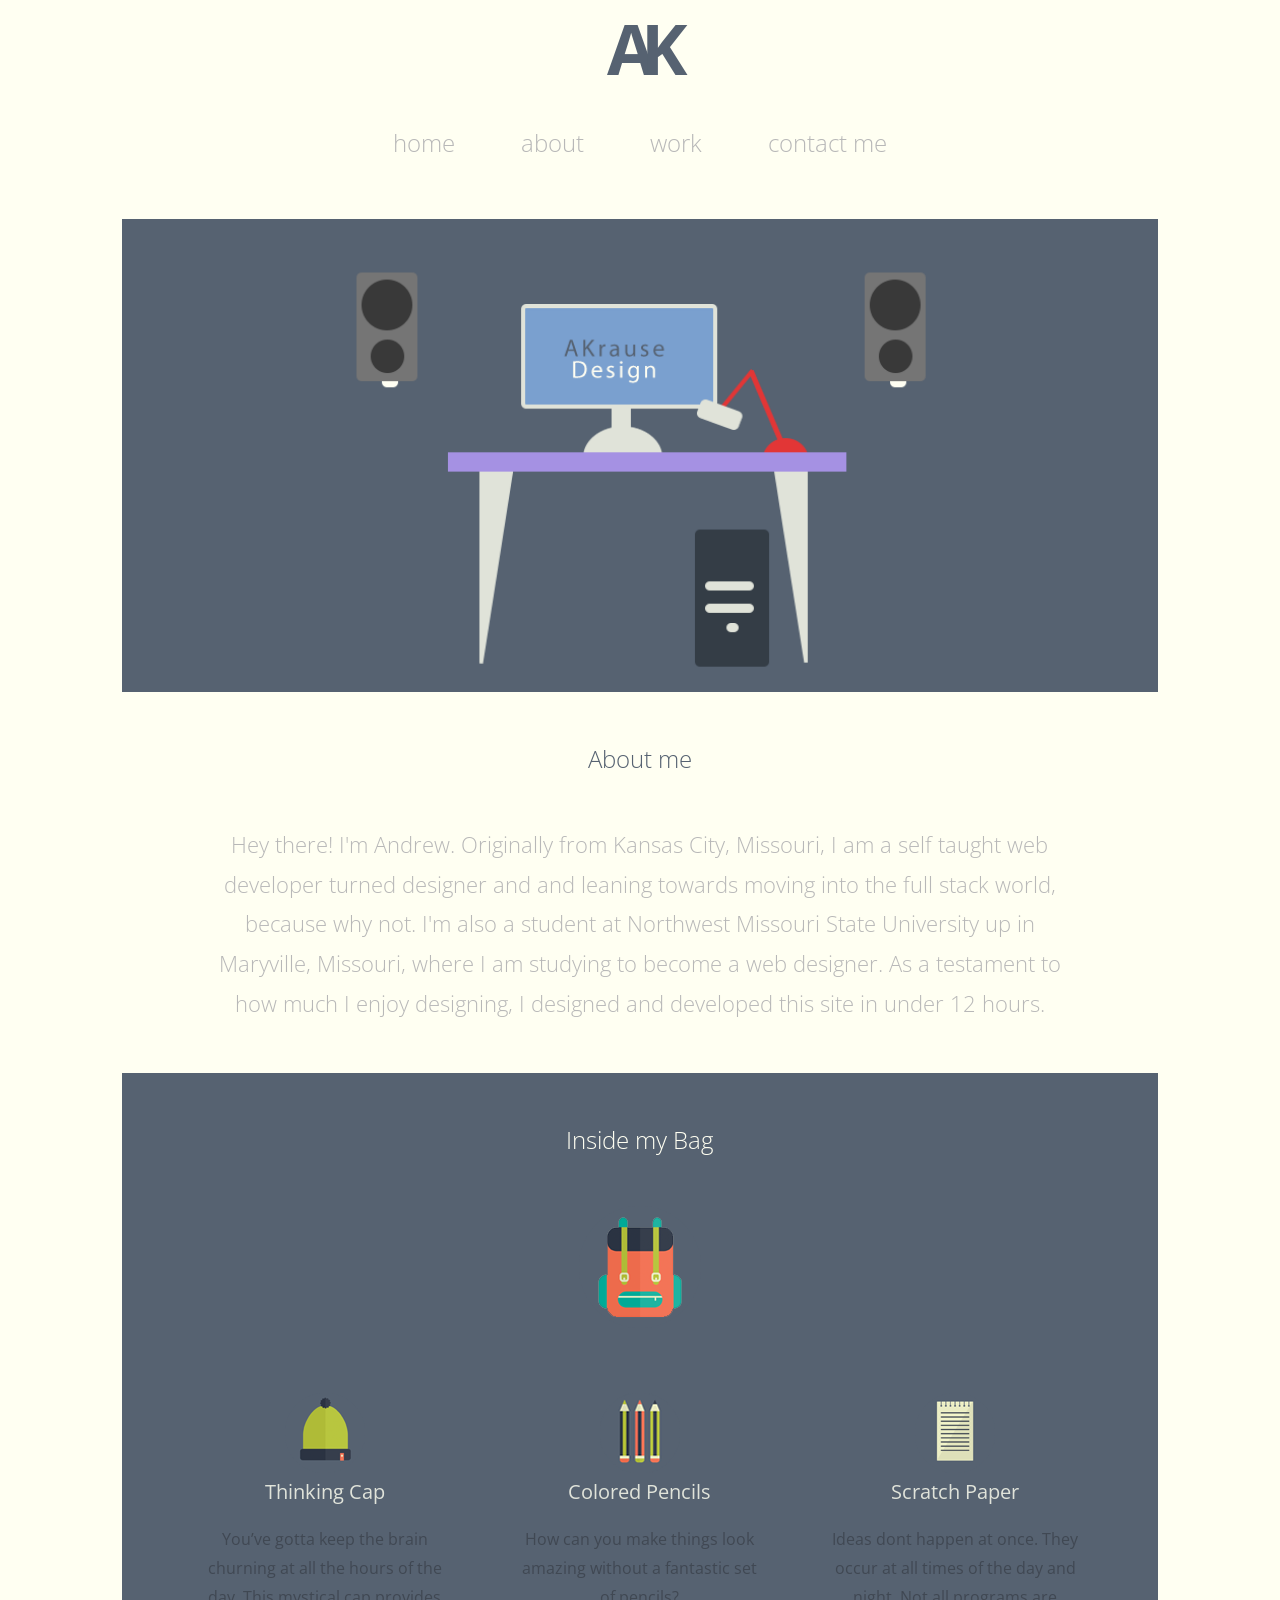
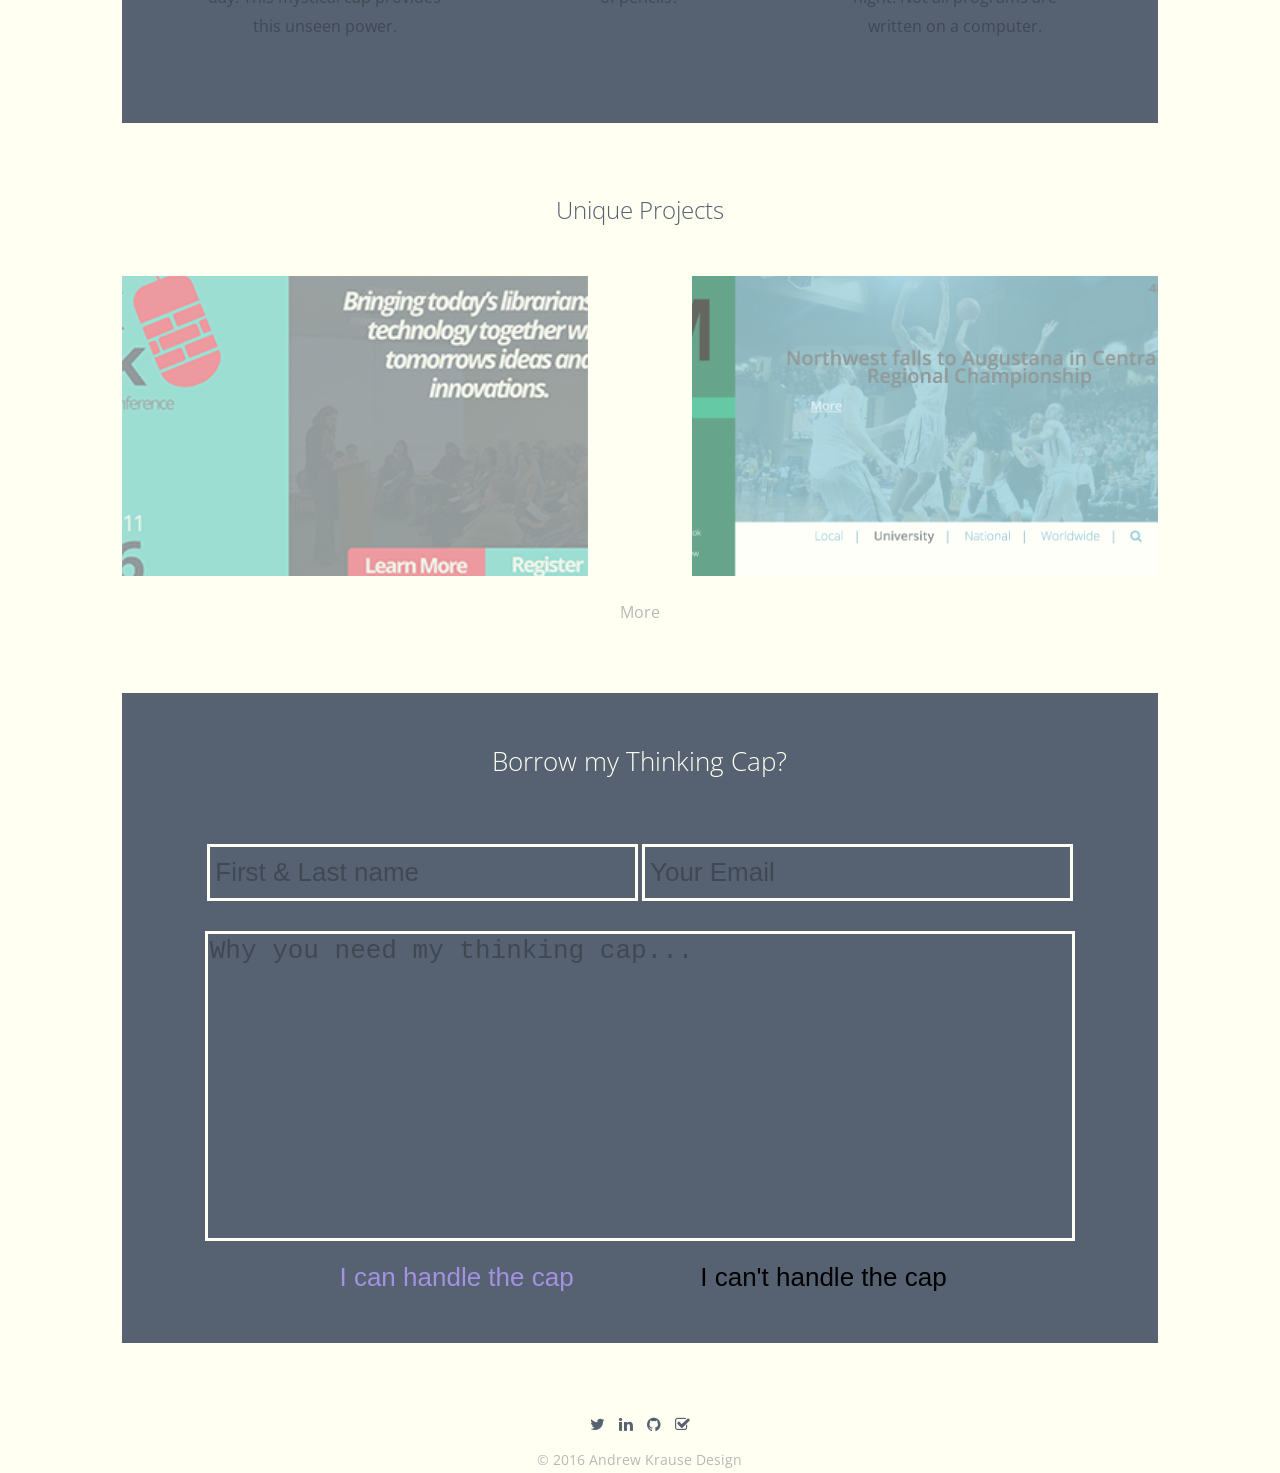
<file: index.html>
<!DOCTYPE html>
<html>
  <head>
    <link rel="stylesheet" href="https://maxcdn.bootstrapcdn.com/font-awesome/4.5.0/css/font-awesome.min.css">
    <link type='text/css' rel='stylesheet' href='https://fonts.googleapis.com/css?family=Open+Sans:300,400,700'>
    <link type='text/css' rel='stylesheet' href='css/stylesheet.css'>
    <meta charset="utf-8">
    <meta name='author' content='Andrew Krause'>
    <meta name='description' content='Will Andrew really remember to change this description? Or will he just let you wonder what is really going on in his head? Who knows...'>
    <meta name='keywords' content=''>
    <meta name='viewport' content='width=device-width, initial-scale=1'>
    <meta name="google-site-verification" content="H6BcLV_rJDx1RltyT2LyVevCcjCesgyxWBRby4dlaf8" />
    <title>A. Krause Design</title>
  </head>
  <body>
    <header id='home' class='clear'>
      <div class='mobile-btn'><i class='fa fa-bars'></i></div>
      <div class='main_logo'><a href='index.html'>AK</a></div>
      <nav class='main_nav'>
        <a href='#home'>home</a>
        <a href='#about'>about</a>
        <a href='#work'>work</a>
        <a href='#contact'>contact me</a>
      </nav>

      <div class='desk_bg'>
        <img src='img/desk_img.png' class='main_img'>
      </div>
    </header>

    <section id='about' class='clear'>
      <div class='about_title'>About me</div>
      <div class='about_desc'>
        Hey there! I'm Andrew. Originally from Kansas City, Missouri, I am a self taught web developer turned designer and and leaning towards moving into the full stack world, because why not. I'm also a student at Northwest Missouri State University up in Maryville, Missouri, where I am studying to become a web designer. As a testament to how much I enjoy designing, I designed and developed this site in under 12 hours.
      </div>
    </section>

    <section id='toolbelt' class='clear'>
      <div class='toolbelt_title'>Inside my Bag</div>
      <img src='img/bag.png'></div>
      <div class='bag'>
        <div class='cap'>
          <img src='img/cap.png'>
          <div class='bag_title'>Thinking Cap</div>
          <div class='bag_desc'>
            You’ve gotta keep the brain churning at all the hours of the day. This mystical cap provides this unseen power.
          </div>
        </div>
        <div class='pencils'>
          <img src='img/pencils.png'>
          <div class='bag_title'>Colored Pencils</div>
          <div class='bag_desc'>
            How can you make things look amazing without a  fantastic set of pencils?
          </div>
        </div>
        <div class='paper'>
          <img src='img/paper.png'>
          <div class='bag_title'>Scratch Paper</div>
          <div class='bag_desc'>
            Ideas dont happen at once. They occur at all  times of the day and night. Not all programs are written on a computer.
          </div>
        </div>
      </div>
    </section>

    <section id='work' class='clear'>
      <div class='work_title'>Unique Projects</div>
      <div class='projects_container'>
        <div class='project'><a href='http://www.akrausedesign.com/brickclick'>
          <div class='project_title_container'>
            <div class='project_title'>Brick &amp; Click</div>
          </div>
        </a></div>
        <div class='project'><a href='http://www.akrausedesign.com/nwmissourian'>
          <div class='project_title_container'>
            <div class='project_title'>Northwest Missourian</div>
          </div>
        </a></div>
      </div>
      <div class='work_more'>More</div>
    </section>

    <section id='contact' class='clear'>
      <div class='contact_title'>Borrow my Thinking Cap?</div>
      <form action="http://formspree.io/andrew.l.krause@gmail.com" method="POST">
        <input type='text' id='firstlast' name='firstlast' placeholder='First &amp; Last name' autocomplete='off'>
        <input type='text' id='email' name='email' placeholder='Your Email'  autocomplete='off'><br>
        <textarea type='text' id='message' name='message' placeholder='Why you need my thinking cap...' autocomplete='off'></textarea><br>
        <button type='submit' onclick='formReset()'>I can handle the cap</button>
        <button type='resest' onclick='formReset()'>I can't handle the cap</button>
      </form>
    </section>

    <!-- change the form to PHP handling instead of ofsite service so that the js will work correctly -->


    <footer class='clear'>
      <div class='social-links'>
        <a href='http://www.twitter.com/akrausedesign'><i class='fa fa-twitter'></i></a>
        <a href='http://www.linkedin.com/in/andrewlkrause'><i class='fa fa-linkedin'></i></a>
        <a href='http://www.github.com/MRkrau6253'><i class='fa fa-github'></i></a>
        <a href='http://www.akrausedesign.com/changelog'><i class='fa fa-check-square-o'></i></a>
      </div>
      <div class='copyright'>&copy; 2016 Andrew Krause Design</div>
    </footer>

    <!-- javascript codes -->
    <script src="https://ajax.googleapis.com/ajax/libs/jquery/2.2.0/jquery.min.js"></script>
    <script>
      $(document).ready(function(){
        $(function() {
          $('a[href*="#"]:not([href="#"])').click(function() {
            if (location.pathname.replace(/^\//,'') == this.pathname.replace(/^\//,'') && location.hostname == this.hostname) {
              var target = $(this.hash);
              target = target.length ? target : $('[name=' + this.hash.slice(1) +']');
              if (target.length) {
                $('html, body').animate({
                  scrollTop: target.offset().top
                }, 1000);
                return false;
              }
            }
          });
        });
        $('.mobile-btn').click(function(e){
          $('.main_nav').slideToggle();

          $('.main_nav a').click(function(){
            $('.main_nav').slideUp();
          });

          e.preventDefault();
        });
      });

      function formReset(){
        $('#contact button[type=submit]').click(function(){
          $('#contact form input').html = "";
          $('#contact form textarea').html = "";
        });
      }


      (function(i,s,o,g,r,a,m){i['GoogleAnalyticsObject']=r;i[r]=i[r]||function(){
      (i[r].q=i[r].q||[]).push(arguments)},i[r].l=1*new Date();a=s.createElement(o),
      m=s.getElementsByTagName(o)[0];a.async=1;a.src=g;m.parentNode.insertBefore(a,m)
      })(window,document,'script','//www.google-analytics.com/analytics.js','ga');
      ga('create', 'UA-75423608-1', 'auto');
      ga('send', 'pageview');
    </script>
  </body>
</html>
</file>
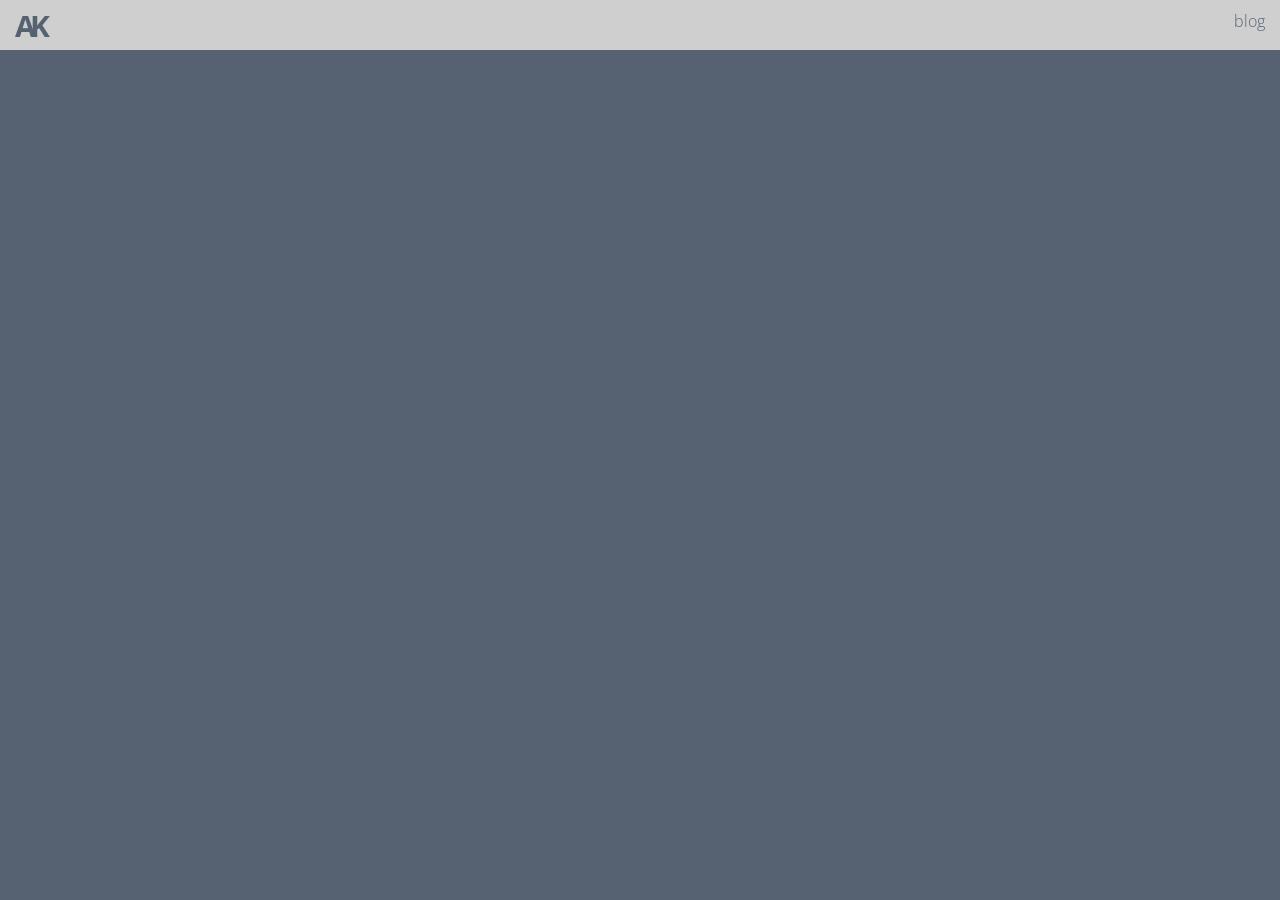
<file: blog/index.html>
<!DOCTYPE html>
<html>
  <head>
    <link rel="stylesheet" href="https://maxcdn.bootstrapcdn.com/font-awesome/4.5.0/css/font-awesome.min.css">
    <link type='text/css' rel='stylesheet' href='https://fonts.googleapis.com/css?family=Open+Sans:300,400,700'>
    <link type='text/css' rel='stylesheet' href='../css/changelog.css'>
    <meta charset="utf-8">
    <meta name='author' content='Andrew Krause'>
    <meta name='description' content='Will Andrew really remember to change this description? Or will he just let you wonder what is really going on in his head? Who knows...'>
    <meta name='keywords' content=''>
    <meta name='viewport' content='width=device-width, initial-scale=1'>
    <meta name="google-site-verification" content="H6BcLV_rJDx1RltyT2LyVevCcjCesgyxWBRby4dlaf8" />
    <title>Blog | A. Krause Design</title>
  </head>
  <body>
    <header>
      <div class='logo'><a href='http://www.akrausedesign.com'>AK</a></div>
      <div class='main_title'>blog</div>
    </header>

    <!-- javascript codes -->
    <script src="https://ajax.googleapis.com/ajax/libs/jquery/2.2.0/jquery.min.js"></script>
    <script>
      $(document).ready(function(){
        $(function() {
          $('a[href*="#"]:not([href="#"])').click(function() {
            if (location.pathname.replace(/^\//,'') == this.pathname.replace(/^\//,'') && location.hostname == this.hostname) {
              var target = $(this.hash);
              target = target.length ? target : $('[name=' + this.hash.slice(1) +']');
              if (target.length) {
                $('html, body').animate({
                  scrollTop: target.offset().top
                }, 1000);
                return false;
              }
            }
          });
        });
        $('.mobile-btn').click(function(e){
          $('.main_nav').slideToggle();

          $('.main_nav a').click(function(){
            $('.main_nav').slideUp();
          });

          e.preventDefault();
        });
      });
      (function(i,s,o,g,r,a,m){i['GoogleAnalyticsObject']=r;i[r]=i[r]||function(){
      (i[r].q=i[r].q||[]).push(arguments)},i[r].l=1*new Date();a=s.createElement(o),
      m=s.getElementsByTagName(o)[0];a.async=1;a.src=g;m.parentNode.insertBefore(a,m)
      })(window,document,'script','//www.google-analytics.com/analytics.js','ga');
      ga('create', 'UA-75423608-1', 'auto');
      ga('send', 'pageview');
    </script>
  </body>
</html>
</file>
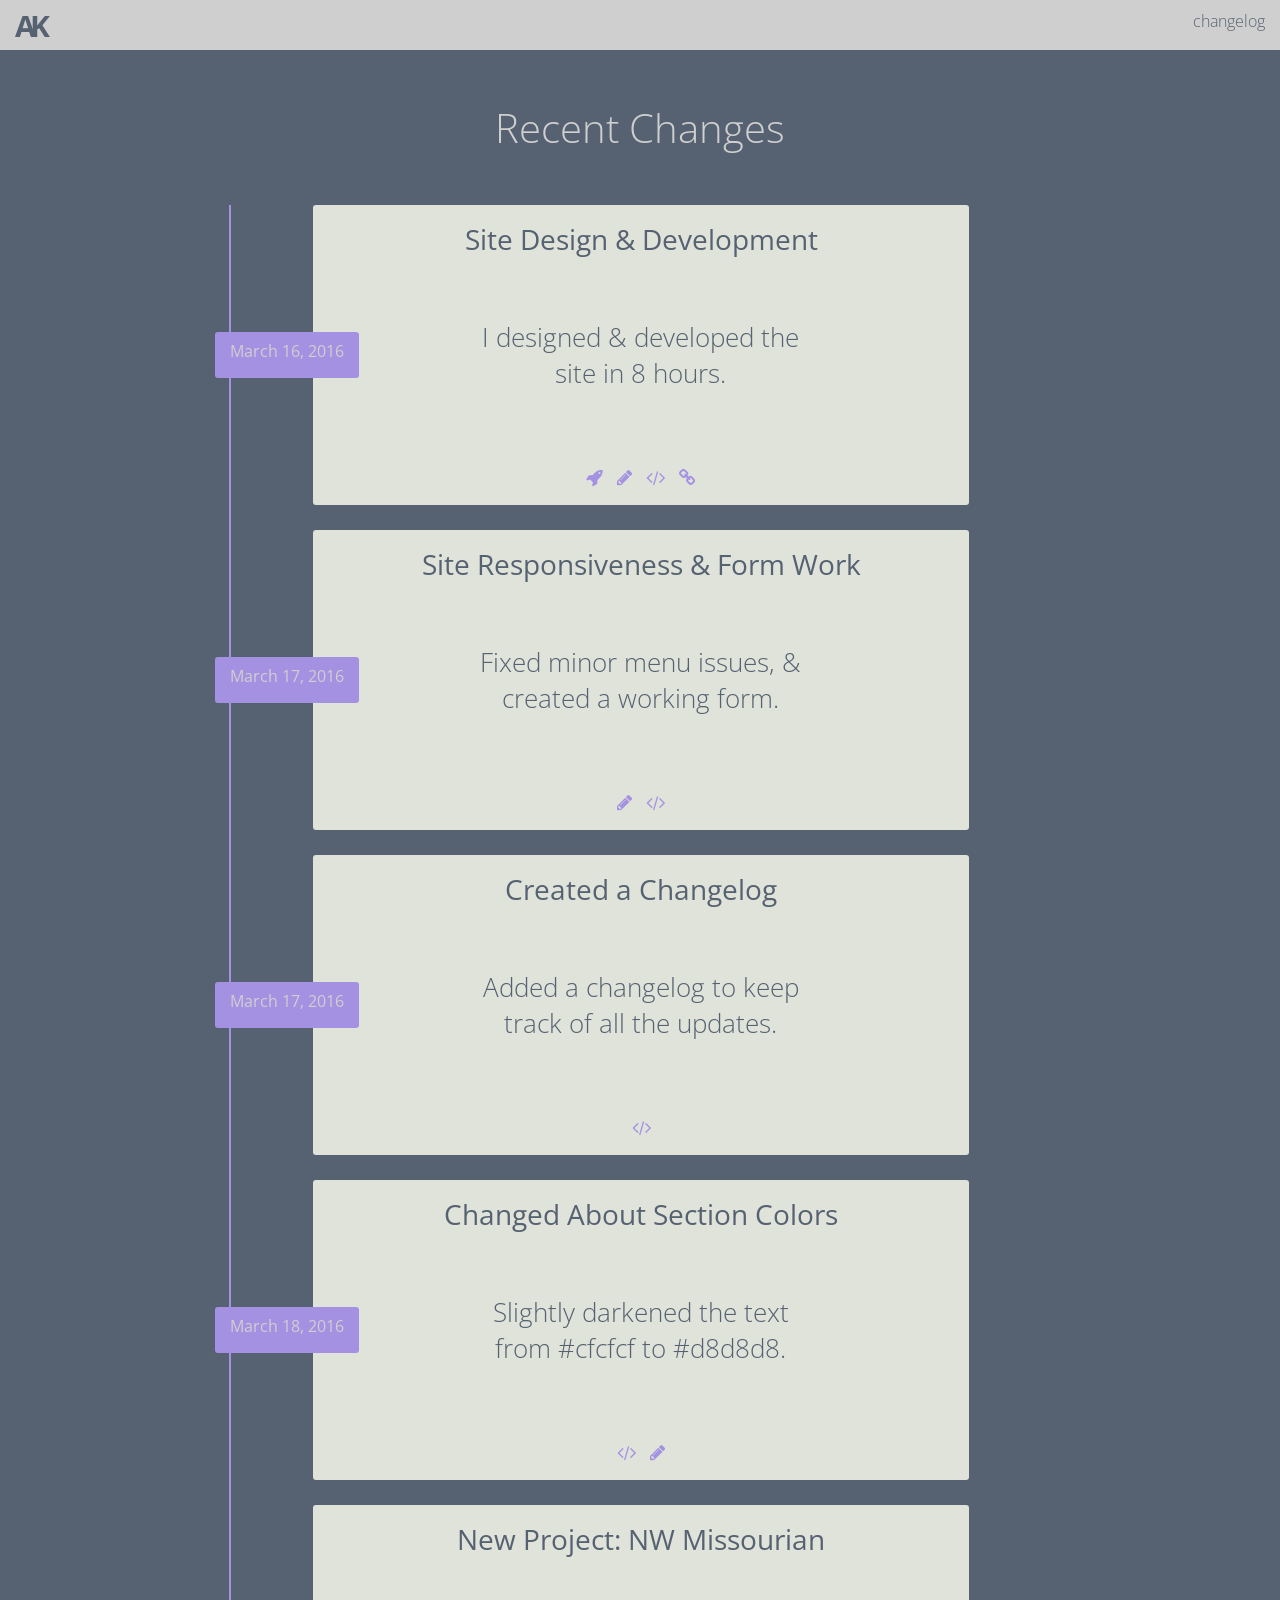
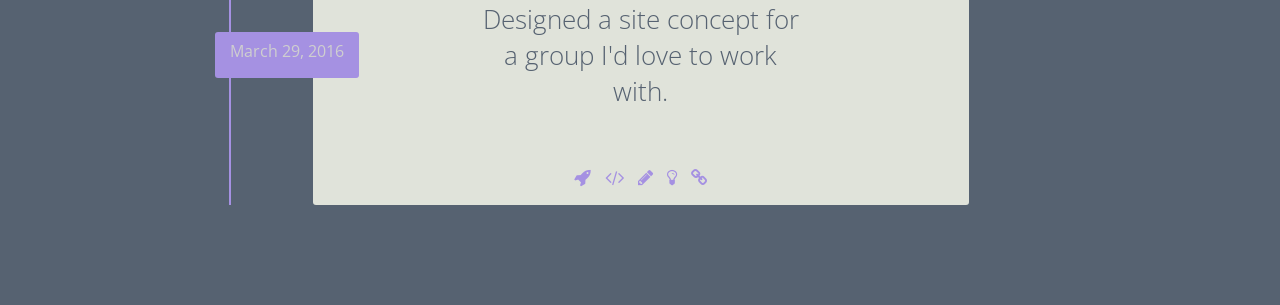
<file: changelog/index.html>
<!DOCTYPE html>
<html>
  <head>
    <link rel="stylesheet" href="https://maxcdn.bootstrapcdn.com/font-awesome/4.5.0/css/font-awesome.min.css">
    <link type='text/css' rel='stylesheet' href='https://fonts.googleapis.com/css?family=Open+Sans:300,400,700'>
    <link type='text/css' rel='stylesheet' href='../css/changelog.css'>
    <meta charset="utf-8">
    <meta name='author' content='Andrew Krause'>
    <meta name='description' content=''>
    <meta name='keywords' content=''>
    <meta name='viewport' content='width=device-width, initial-scale=1'>
    <title>Changelog | A. Krause Design</title>
  </head>
  <body>
    <header>
      <div class='logo'><a href='http://www.akrausedesign.com'>AK</a></div>
      <div class='main_title'>changelog</div>
    </header>
    <div class='changelog_container'>
      <div class='recent'>Recent Changes</div>

      <div class='change_container'>

        <div class='change'>
          <div class='change_date'>March 16, 2016</div>
          <div class='change_title'>Site Design &amp; Development</div>
          <div class='change_desc'>I designed &amp; developed the site in 8 hours.</div>
          <div class='change_type'>
            <i class='fa fa-rocket'></i>
            <i class='fa fa-pencil'></i>
            <i class='fa fa-code'></i>
            <a href='http://www.akrausedesign.com'><i class='fa fa-link'></i></a>
          </div>
        </div>

        <div class='change'>
          <div class='change_date'>March 17, 2016</div>
          <div class='change_title'>Site Responsiveness &amp; Form Work</div>
          <div class='change_desc'>Fixed minor menu issues, &amp; created a working form.</div>
          <div class='change_type'>
            <i class='fa fa-pencil'></i>
            <i class='fa fa-code'></i>
          </div>
        </div>

        <div class='change'>
          <div class='change_date'>March 17, 2016</div>
          <div class='change_title'>Created a Changelog</div>
          <div class='change_desc'>Added a changelog to keep track of all the updates.</div>
          <div class='change_type'>
            <i class='fa fa-code'></i>
          </div>
        </div>

        <div class='change'>
          <div class='change_date'>March 18, 2016</div>
          <div class='change_title'>Changed About Section Colors</div>
          <div class='change_desc'>Slightly darkened the text from #cfcfcf to #d8d8d8.</div>
          <div class='change_type'>
            <i class='fa fa-code'></i>
            <i class='fa fa-pencil'></i>
          </div>
        </div>

        <div class='change'>
          <div class='change_date'>March 29, 2016</div>
          <div class='change_title'>New Project: NW Missourian</div>
          <div class='change_desc'>Designed a site concept for a group I'd love to work with.</div>
          <div class='change_type'>
            <i class='fa fa-rocket'></i>
            <i class='fa fa-code'></i>
            <i class='fa fa-pencil'></i>
            <i class='fa fa-lightbulb-o'></i>
            <a href='http://www.akrausedesign.com/nwmissourian'><i class='fa fa-link'></i></a>
          </div>
        </div>

      </div>

    </div>
  </body>

  <!-- javascript codes -->
  <script src="https://ajax.googleapis.com/ajax/libs/jquery/2.2.0/jquery.min.js"></script>
  <script>
    $(document).ready(function(){
      $(function() {
        $('a[href*="#"]:not([href="#"])').click(function() {
          if (location.pathname.replace(/^\//,'') == this.pathname.replace(/^\//,'') && location.hostname == this.hostname) {
            var target = $(this.hash);
            target = target.length ? target : $('[name=' + this.hash.slice(1) +']');
            if (target.length) {
              $('html, body').animate({
                scrollTop: target.offset().top
              }, 1000);
              return false;
            }
          }
        });
      });
      $('.mobile-btn').click(function(e){
        $('.main_nav').slideToggle();

        $('.main_nav a').click(function(){
          $('.main_nav').slideUp();
        });

        e.preventDefault();
      });
    });
    (function(i,s,o,g,r,a,m){i['GoogleAnalyticsObject']=r;i[r]=i[r]||function(){
    (i[r].q=i[r].q||[]).push(arguments)},i[r].l=1*new Date();a=s.createElement(o),
    m=s.getElementsByTagName(o)[0];a.async=1;a.src=g;m.parentNode.insertBefore(a,m)
    })(window,document,'script','//www.google-analytics.com/analytics.js','ga');
    ga('create', 'UA-75423608-1', 'auto');
    ga('send', 'pageview');
  </script>
</html>
</file>
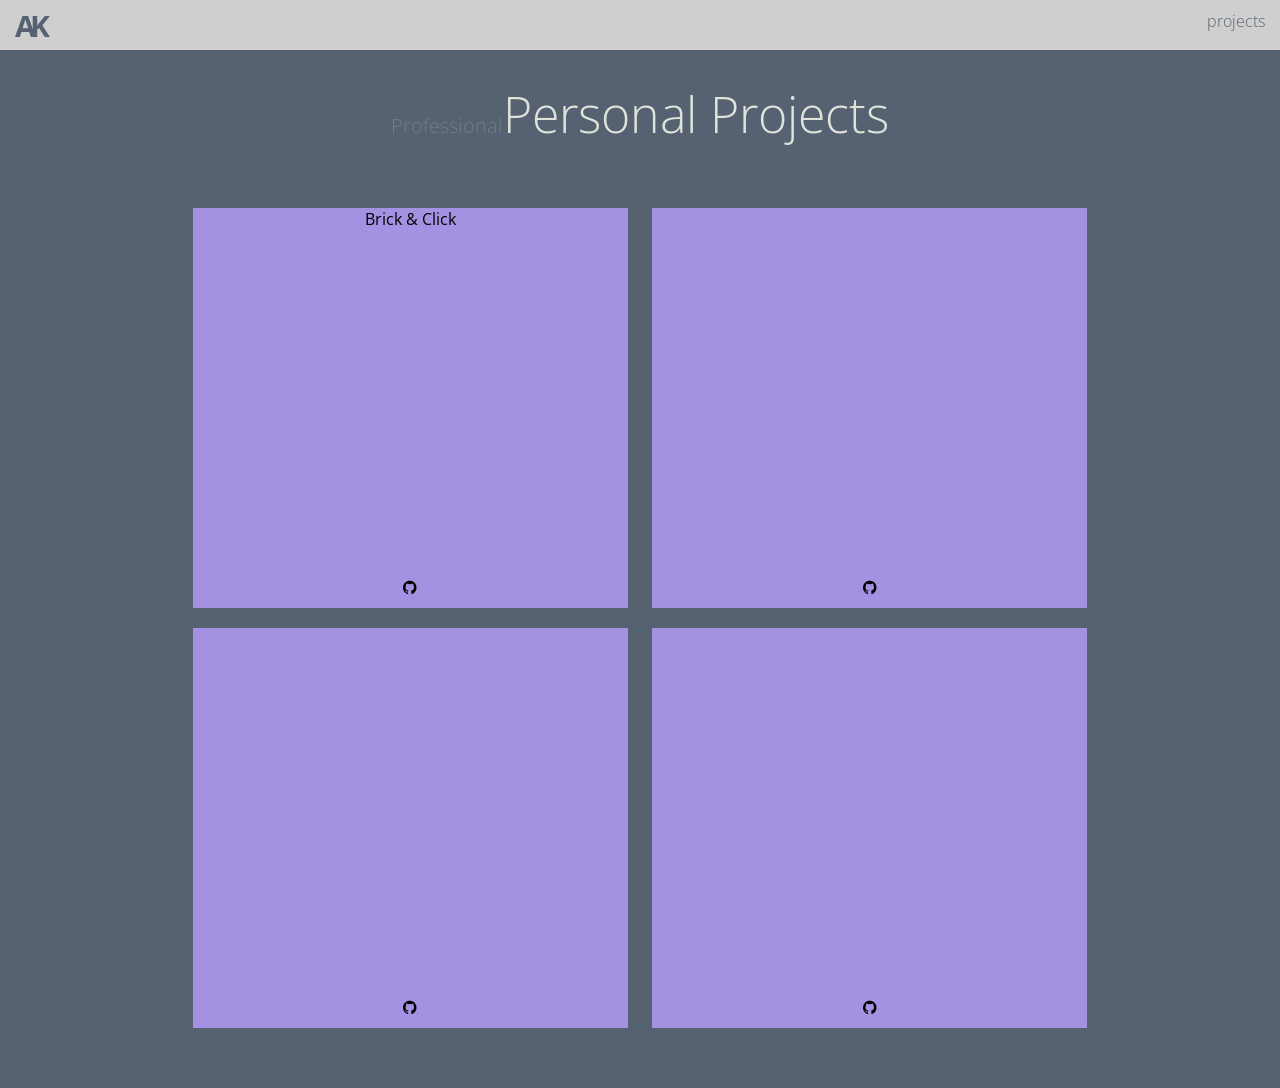
<file: projects/index.html>
<!DOCTYPE html>
<html>
  <head>
    <meta charset="utf-8">
    <meta name='author' content='Andrew Krause'>
    <meta name='description' content='Will Andrew really remember to change this description? Or will he just let you wonder what is really going on in his head? Who knows...'>
    <meta name='keywords' content=''>
    <meta name='viewport' content='width=device-width, initial-scale=1'>
    <meta name="google-site-verification" content="H6BcLV_rJDx1RltyT2LyVevCcjCesgyxWBRby4dlaf8" />
    <link rel="stylesheet" href="https://maxcdn.bootstrapcdn.com/font-awesome/4.5.0/css/font-awesome.min.css">
    <link type='text/css' rel='stylesheet' href='https://fonts.googleapis.com/css?family=Open+Sans:300,400,700'>
    <link type='text/css' rel='stylesheet' href='../css/projects.css'>
    <script src="https://ajax.googleapis.com/ajax/libs/jquery/2.2.0/jquery.min.js"></script>
    <title>Projects | A. Krause Design</title>
  </head>
  <body ng-app='ProjectsPage'>
    <header>
      <div class='logo'><a href='http://www.akrausedesign.com'>AK</a></div>
      <div class='main_title'>projects</div>
    </header>
    <div class='projects-container'>
      <section id='project_type_selector'>
        <span class='prof_option hidden'>Professional</span><span class='pers_option'>Personal </span> Projects
      </section>
      <section id='project_list'>
        <div class="professional_projects">
          <div class='prof-project'><a href='brickandclick.html'>
            <div class='project_title'>Brick &amp; Click</div>
            <div class='project_links'>
              <a href='http://www.github.com/mrkrau6253'><i class='fa fa-github'></i></a>
            </div>
          </a></div>
        <div class='prof-project'>
            <div class='project_title'></div>
            <div class='project_links'>
              <a href='http://www.github.com/mrkrau6253'><i class='fa fa-github'></i></a>
            </div>
          </div>
          <div class='prof-project'>
            <div class='project_title'></div>
            <div class='project_links'>
              <a href='http://www.github.com/mrkrau6253'><i class='fa fa-github'></i></a>
            </div>
          </div>
          <div class='prof-project'>
            <div class='project_title'></div>
            <div class='project_links'>
              <a href='http://www.github.com/mrkrau6253'><i class='fa fa-github'></i></a>
            </div>
          </div>
        </div>
        <div class="personal_projects hideMe">
          <div class='pers-project'>
            <div class='project_title'></div>
            <div class='project_links'>
              <a href='http://www.github.com/mrkrau6253'><i class='fa fa-github'></i></a>
            </div>
          </div>
          <div class='pers-project'>
            <div class='project_title'></div>
            <div class='project_links'>
              <a href='http://www.github.com/mrkrau6253'><i class='fa fa-github'></i></a>
            </div>
          </div>
          <div class='pers-project'>
            <div class='project_title'></div>
            <div class='project_links'>
              <a href='http://www.github.com/mrkrau6253'><i class='fa fa-github'></i></a>
            </div>
          </div>
          <div class='pers-project'>
            <div class='project_title'></div>
            <div class='project_links'>
              <a href='http://www.github.com/mrkrau6253'><i class='fa fa-github'></i></a>
            </div>
          </div>
        </div>
      </section>
    </div>
  </body>
</html>
</file>
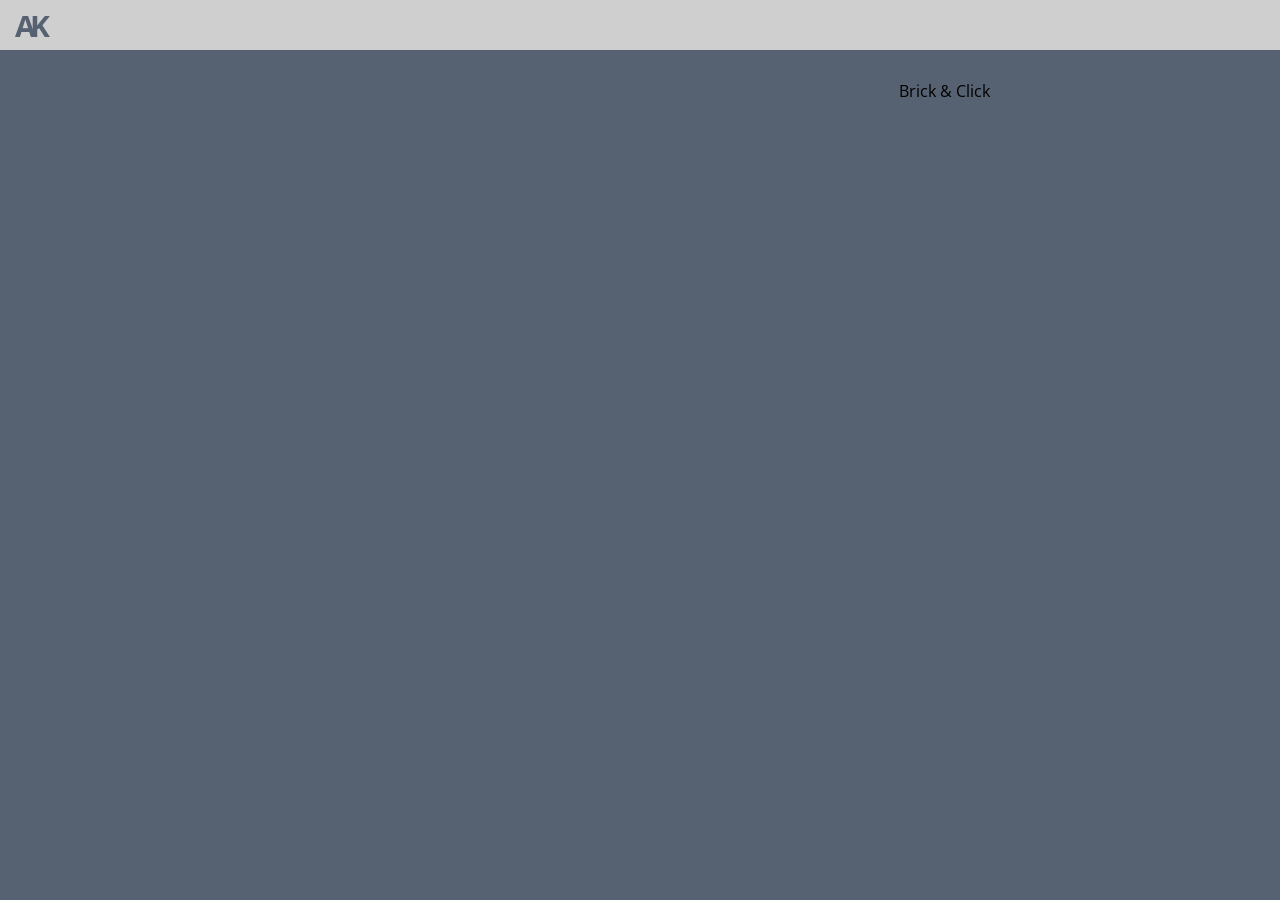
<file: projects/brickandclick.html>
<!DOCTYPE html>
<html>
<head>
  <meta charset="utf-8">
  <meta name='author' content='Andrew Krause'>
  <meta name='description' content='Will Andrew really remember to change this description? Or will he just let you wonder what is really going on in his head? Who knows...'>
  <meta name='keywords' content=''>
  <meta name='viewport' content='width=device-width, initial-scale=1'>
  <meta name="google-site-verification" content="H6BcLV_rJDx1RltyT2LyVevCcjCesgyxWBRby4dlaf8" />
  <link rel="stylesheet" href="https://maxcdn.bootstrapcdn.com/font-awesome/4.5.0/css/font-awesome.min.css">
  <link type='text/css' rel='stylesheet' href='https://fonts.googleapis.com/css?family=Open+Sans:300,400,700'>
  <link type='text/css' rel='stylesheet' href='../css/projects.css'>
  <script src="https://ajax.googleapis.com/ajax/libs/jquery/2.2.0/jquery.min.js"></script>
  <title>Projects | A. Krause Design</title>
</head>
  <body>
    <header>
      <div class='logo'><a href='http://www.akrausedesign.com'>AK</a></div>
    </header>
    <div class='projects-container-wide'>
      <section class='selected_project'>

      </section>
      <section class='project_details'>
        <div class='large_title'>
          Brick &amp; Click
        </div>
        <div class='project_about'>

        </div>
        <div class='project_completion'>

        </div>
        <div class='project_due_date'>

        </div>
      </section>
    </div>
  </body>
</html>
</file>
<file: css/stylesheet.css>
body, html{
  width:90%;
  margin:0 auto;
  font-family:'Open Sans';
  font-weight:400;
  text-align:center;
  background:#fffff2;
}

.clear:before,
.clear:after {
    content: " ";
    display: table;
}

.clear:after {
    clear: both;
}

a{
  text-decoration:none;
  color:inherit;
}

header{
  height:100%;
  margin-bottom:50px;
}
.main_logo{
  color:#566271;
  font-size:70px;
  font-weight:bold;
  letter-spacing:-0.2em;
}
.mobile-btn{
  display:none;
}
.main_nav{
  color:#b8b8b8;
  font-size:24px;
  font-weight:300;
  margin:30px 0 60px 0;
}
.main_nav .active, .main_nav a:hover{
  color:#566271;
  font-weight:400;
}
.main_nav a{
  color:inherit;
  text-decoration:none;
  margin:0 30px;
}
.desk_bg{
  background:#566271;
  padding:25px 0 0 0;
}
.main_img{
  width:60%;
  height:auto;
}
#about{
  height:120%;
  margin:50px 0;
}
.about_title{
  font-size:24px;
  color:#566271;
  font-weight:300;
  padding-bottom:50px;
}
.about_desc{
  width:85%;
  margin:0 auto;
  color:#b8b8b8;
  font-size:22px;
  line-height:180%;
  font-weight:300;
}
#toolbelt{
  height:650px;
  background:#566271;
}
.toolbelt_title{
  color:#fffff2;
  font-size:24px;
  padding:50px 0;
  font-weight:300;
}
.cap, .pencils, .paper{
  width:30%;
  height:40%;
  text-align:center;
  display:inline-block;
  vertical-align:top;
  margin-top:60px;
}
.bag div img{
  height:80px;
  width:auto;
}
.bag_title{
  color:#e0e3da;
  font-size:20px;
}
.bag_desc{
  color:#404853;
  font-size:16px;
  width:80%;
  margin:20px auto;
  line-height:180%;
}
#work{
  height:500px;
  position:relative;
}
.work_title{
  font-size:24px;
  color:#566271;
  font-weight:300;
  margin:70px 0 50px 0;
}
.project{
  height:300px;
  width:45%;
  background:#e0e3da;
  position:relative;
}
.project:first-child{
  float:left;
  background-image:url('../img/screenshot2.png');
  background-size:cover;
  background-repeat:no-repeat;
  background-position:center;
  -webkit-filter:opacity(60%);

}
.project:last-child{
  float:right;
  background-image:url('../img/nwmissourian.png');
  background-size:cover;
  background-repeat:no-repeat;
  background-position:center;
  -webkit-filter:opacity(60%);
}
.project_title_container{
  position:absolute;
  top:0;
  left:0;
  height:100%;
  width:100%;
  background:transparent;
  opacity:0;
  -webkit-transition:all .2s ease-in-out;
  -moz-transition:all .2s ease-in-out;
  transition:all .2s ease-in-out;
}
.project_title{
  position:absolute;
  top:50%;
  left:50%;
  -webkit-transform:translate(-50%,-50%);
  -moz-transform:translate(-50%,-50%);
  transform:translate(-50%,-50%);
  color:#566271;
  font-size:26px;
}
.project:hover .project_title_container{
  background:#e0e3da;
  opacity:1;
  -webkit-transition:opacity .2s ease-in-out;
  -moz-transition:opacity .2s ease-in-out;
  transition:opacity .2s ease-in-out;
}
.work_more{
  position:absolute;
  bottom:0;
  left:50%;
  -webkit-transform:translateX(-50%);
  -moz-transform:translateX(-50%);
  transform:translateX(-50%);
  color:#b8b8b8;
  font-size:16px;
}
#contact{
  margin:70px 0;
  background:#566271;
  height:650px;
  font-weight:300;
}
.contact_title{
  padding:50px 0;
  font-size:26px;
  color:#fffff2;
}
::-webkit-input-placeholder{
  color:#404853;
  font-weight:300;
  opacity:1;
}
::-moz-input-placeholder{
  color:#404853;
  font-weight:300;
  opacity:1;
}
input[type=text]{
  width:40%;
  font-size:26px;
  padding:10px 5px;
  margin:15px 0;
  display:inline-block;
  background:transparent;
  border:3px solid #fffff2;
}

textarea{
  width:83%;
  margin:15px 0;
  font-size:26px;
  height:300px;
  border:3px solid #fffff2;
  background:transparent;
  resize:none;
}
input, textarea{
  outline:none;
}
button{
  border:none;
  background:none;
  width:35%;
  font-size:26px;
  font-weight:300;
  cursor:pointer;
}
button[type=submit]{
  color:#a591e2;
}
button[type=reset]{
  color:#404853;
}

footer{
  height:60px;
}
.social-links{
  font-size:16px;
  color:#566271;
  margin-bottom:15px;
}
.social-links i{
  margin:0 5px;
}
.copyright{
  font-size:14px;
  color:#b8b8b8;
  margin-bottom:15px;
}

/* TABLET VIEW */
@media only screen and (max-width:768px){
  .main_logo{
    margin-top:30px;
  }
  .mobile-btn{
    display:block;
    font-size:26px;
    margin:10px;
    color:#566271;
    background: #fffff2;
    position:fixed;
    top:-12px;
    left:0px;
    text-align:center;
    width:100%;
    margin-left:0;
    z-index:100;

  }
  .main_nav{
    display:none;
    position:fixed;
    top:4px;
    left:0;
    width:100%;
    z-index:100;
    background: #566271;
    text-align:center;
  }
  .main_nav a{
    display:block;
    text-align:center;
    padding:10px 0;
    border-bottom:1px solid #fffff2;
    clear:both;
    margin-left:0;
    width:100%;
  }
  .main_nav a:hover{
    color:#cfcfcf;
  }

  .about_desc{
    font-size:20px;
    line-height:150%;
  }
  .bag_desc{
    line-height:120%;
  }
  button{
    font-size:22px;
  }
}
/* IPHONE PORTRAIT VIEW */
@media only screen and (max-device-width: 667px){
  header{
    height:375px;
    position:relative;
    z-index:10;
  }
  .main_logo{
    margin-top:30px;
  }
  #toolbelt{
    height:1050px;
    background:#566271;
    overflow:hidden;
  }
  #toolbelt > img{
    height:10px;
    width:auto;
  }
  .toolbelt_title{
    color:#fffff2;
    font-size:24px;
    padding:50px 0;
    font-weight:300;
  }
  .cap, .pencils, .paper{
    width:100%;
    display:block;
    margin-top:20px;
  }
  .bag div img{
    height:60px;
  }
  .bag_title{
    color:#e0e3da;
    font-size:20px;
  }
  .bag_desc{
    color:#404853;
    font-size:16px;
    width:80%;
    margin:20px auto;
    line-height:180%;
  }

  #work{
    height:800px;
    position:relative;
  }
  .work_title{
    font-size:24px;
    color:#566271;
    font-weight:300;
    margin:70px 0 50px 0;
  }
  .project{
    height:300px;
    width:100%;
    margin:20px 0;
    background:#e0e3da;
    position:relative;
    display:block;
  }
  .project:first-child{
    float:none;

  }
  .project:last-child{
    float:none;
  }
  .work_more{
    margin-top:10px;
    -webkit-transform:translateX(-50%);
    -moz-transform:translateX(-50%);
    transform:translateX(-50%);
    color:#cfcfcf;
    font-size:16px;
  }


  #contact{
    margin:70px 0;
    background:#566271;
    height:750px;
    font-weight:300;
  }
  .contact_title{
    padding:50px 0;
    font-size:24px;
    color:#fffff2;
  }
  ::-webkit-input-placeholder{
    color:#404853;
    font-weight:300;
    opacity:1;
  }
  ::-moz-input-placeholder{
    color:#404853;
    font-weight:300;
    opacity:1;
  }
  input[type=text]{
    width:90%;
    font-size:20px;
    padding:10px 5px;
    margin:15px 0;
    display:block
    background:transparent;
    border:3px solid #fffff2;
  }

  textarea{
    width:90%;
    margin:15px 0;
    font-size:20px;
    height:300px;
    border:3px solid #fffff2;
    background:transparent;
    resize:none;
  }
  input, textarea{
    outline:none;
  }
  button{
    border:none;
    background:none;
    width:35%;
    font-size:20px;
    font-weight:300;
    cursor:pointer;
  }

}
</file>
<file: css/changelog.css>
body, html{
  font-family:'Open Sans';
  font-weight:400;
  text-align:center;
  background:#566271;
  margin:0;
  padding:0;
}
a{
  text-decoration:none;
  color:inherit;
}

.clear:before,
.clear:after {
    content: " ";
    display: table;
}

.clear:after {
    clear: both;
}

/* color palette */
/*
  #cfcfcf;
  #566271;
  #a591e2;
  #e0e3da;
*/
/* END color palette */
header{
  height:50px;
  width:100%;
  background:#cfcfcf;
  position:fixed;
  z-index:100;
  top:0;
  left:0;
}
.logo{
  color:#566271;
  font-size:30px;
  letter-spacing:-0.2em;
  font-weight:bold;
  float:left;
  margin:5px 15px;
}
.main_title{
  color:#566271;
  float:right;
  font-size:16px;
  font-weight:300;
  margin:10px 15px;
}
.logo, .main_title{
  display:inline-block;
  vertical-align:top;
}
.changelog_container{
  margin:100px auto;
  width:80%;
}
.recent{
  color:#cfcfcf;
  font-weight:300;
  font-size:40px;
  margin-bottom:50px;
}
.change_container{
  border-left:2px solid #a591e2;
  width:80%;
  margin:0 auto;
}
.change{
  height:300px;
  width:80%;
  margin:25px auto;
  background:#e0e3da;
  border-radius:3px;
  position:relative;
}
.change_date{
  height:30px;
  background:#a591e2;
  color:#cfcfcf;
  position:absolute;
  top:50%;
  left:-15%;
  transform:translateY(-50%);
  padding:8px 15px;
  border-radius:3px;
  transition:left .2s ease-in-out;
  z-index:50;
}
.change:hover .change_date{
  left:-27%;
  transition:left .2s ease-in-out;
}
.change_title{
  color:#566271;
  font-weight:400;
  font-size:28px;
  padding:15px 0;
}
.change_desc{
  position:absolute;
  top:50%;
  left:50%;
  transform:translate(-50%,-50%);
  color:#566271;
  font-weight:300;
  font-size:26px;
}
.change_type{
  position:absolute;
  bottom:5px;
  left:50%;
  transform:translate(-50%,-50%);
  color:#a591e2;
}
.change_type i{
  margin:0 5px;
  cursor:pointer;
  font-size:18px;
}
@media only screen
  and (min-device-width: 320px)
  and (max-device-width: 800px)
  and (-webkit-min-device-pixel-ratio: 2)
  and (orientation: portrait){
    header{
      height:50px;
      width:100%;
      background:#cfcfcf;
      position:fixed;
      z-index:100;
      top:0;
      left:0;
    }
    .logo{
      color:#566271;
      font-size:30px;
      letter-spacing:-0.2em;
      font-weight:bold;
      float:left;
      margin:5px 15px;
    }
    .main_title{
      color:#566271;
      float:right;
      font-size:16px;
      font-weight:300;
      margin:10px 15px;
    }
    .logo, .main_title{
      display:inline-block;
      vertical-align:top;
    }
    .changelog_container{
      margin:100px auto;
      width:100%;
    }
    .recent{
      color:#cfcfcf;
      font-weight:300;
      font-size:40px;
      margin-bottom:50px;
    }
    .change_container{
      width:100%;
      margin:0 auto;
      border:none;
    }
    .change{
      height:300px;
      width:80%;
      margin:50px auto;
      background:#e0e3da;
      border-radius:3px;
      position:relative;
    }
    .change_date{
      height:24px;
      width:50%;
      background:#a591e2;
      color:#cfcfcf;
      position:absolute;
      top:0%;
      left:50%;
      transform:translate(-50%, -50%);
      padding:10px 20px;
      border-radius:3px;
    }
    .change:hover .change_date{
      left:50%;
    }
    .change_title{
      color:#566271;
      font-weight:400;
      font-size:22px;
      padding:35px 0;
    }
    .change_desc{
      position:absolute;
      top:50%;
      left:50%;
      transform:translate(-50%,-50%);
      color:#566271;
      font-weight:300;
      font-size:18px;
    }
    .change_type{
      position:absolute;
      bottom:5px;
      left:50%;
      transform:translate(-50%,-50%);
      color:#a591e2;
    }
    .change_type i{
      margin:0 5px;
      cursor:pointer;
      font-size:18px;
    }
  }
</file>
<file: css/projects.css>
body, html{
  font-family:'Open Sans';
  font-weight:400;
  text-align:center;
  background:#566271;
  margin:0;
  padding:0;
}
a{
  text-decoration:none;
  color:inherit;
}

.clear:before,
.clear:after {
    content: " ";
    display: table;
}

.clear:after {
    clear: both;
}

/* color palette */
/*
  #cfcfcf;
  #566271;
  #a591e2;
  #e0e3da;
*/
/* END color palette */
header{
  height:50px;
  width:100%;
  background:#cfcfcf;
  position:fixed;
  z-index:100;
  top:0;
  left:0;
}
.logo{
  color:#566271;
  font-size:30px;
  letter-spacing:-0.2em;
  font-weight:bold;
  float:left;
  margin:5px 15px;
}
.main_title{
  color:#566271;
  float:right;
  font-size:16px;
  font-weight:300;
  margin:10px 15px;
}
.logo, .main_title{
  display:inline-block;
  vertical-align:top;
}
.projects-container{
  margin:80px auto 0px auto;
  width:85%;
  position:relative;
}
#project_type_selector{
  font-size:50px;
  font-weight:300;
  color:#e0e3da;
}
#project_type_selector span{
  vertical-align:center;
  display:inline-block;
}
.hidden{
  font-size:20px;
  color:#e0e3da;
  opacity:.2;
  cursor:pointer;
}
.shown{
  font-size:50px;
  color:#e0e3da;
  opacity:1;
  cursor:pointer;
}
.hideMe{
  display:none;
}
.professional_projects{
  text-align:center;
  width:100%;
  margin:50px auto;
}
.prof-project{
  width:40%;
  height:400px;
  margin:10px;
  background:#a591e2;
  display:inline-block;
  vertical-align:top;
  position:relative;
  cursor:pointer;
}
.project_links{
  position:absolute;
  bottom:10px;
  left:50%;
  transform:translateX(-50%);
}
.projects-container-wide{
  margin:80px auto 50px auto;
  width:95%;
  position:relative;
}
.selected_project{
  position:absolute;
  left:0;
  width:50%;
  top:0;
  background-image:url('http://www.placehold.it/500x500');
  background-size:cover;
  background-repeat:no-repeat;
  background-position:center;
}
.project_details{
  position:absolute;
  right:0;
  width:50%;
  height:100%;
  top:0;
  background:#e0e3da;

}
</file>
